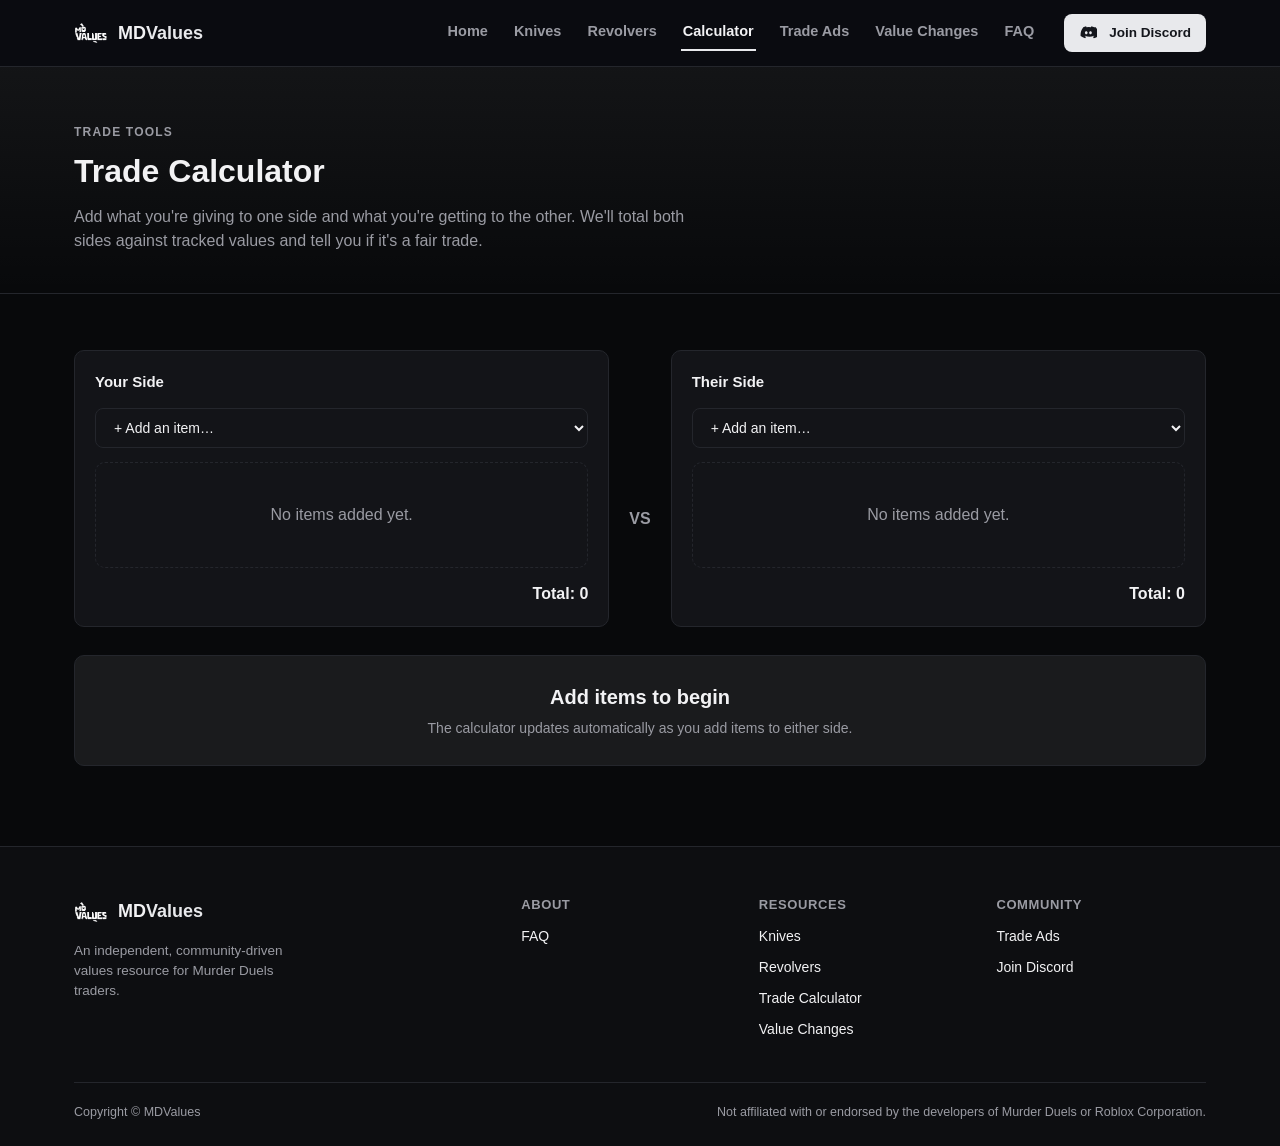
<file: calculator.html>
<!DOCTYPE html>
<html lang="en">
<head>
<meta charset="UTF-8">
<meta name="viewport" content="width=device-width, initial-scale=1.0">
<title>Trade Calculator — MDValues</title>
<meta name="description" content="Weigh both sides of a Murder Duels trade against current tracked values.">
<link rel="stylesheet" href="style.css">
</head>
<body>
<header class="site-header">
  <nav class="nav">
    <a href="index.html" class="brand">
      <img class="brand-mark" src="MD_VALUES.png" alt="Murder Duels logo">
      <span class="brand-name">MD<span class="accent">Values</span></span>
    </a>
    <button class="nav-toggle">Menu</button>
    <div class="nav-links">
      <a href="index.html">Home</a>
      <a href="knives.html">Knives</a>
      <a href="revolvers.html">Revolvers</a>
      <a href="calculator.html" class="active">Calculator</a>
      <a href="trade-ads.html">Trade Ads</a>
      <a href="value-changes.html">Value Changes</a>
      <a href="faq.html">FAQ</a>
    </div>
    <a href="#" class="btn btn-primary btn-sm nav-cta" id="discord-cta-nav"></a>
  </nav>
</header>
<section class="page-hero">
  <div class="container">
    <p class="eyebrow">Trade Tools</p>
    <h1>Trade Calculator</h1>
    <p>Add what you're giving to one side and what you're getting to the other. We'll total both sides against tracked values and tell you if it's a fair trade.</p>
  </div>
</section>
<section class="block">
  <div class="container">
    <div class="calc-grid">
      <div class="calc-side">
        <h3>Your Side</h3>
        <select class="calc-select" id="pick-a"></select>
        <div class="calc-picker" id="list-a"></div>
        <div class="calc-total">Total: <span id="total-a">0</span></div>
      </div>
      <div class="calc-vs">VS</div>
      <div class="calc-side">
        <h3>Their Side</h3>
        <select class="calc-select" id="pick-b"></select>
        <div class="calc-picker" id="list-b"></div>
        <div class="calc-total">Total: <span id="total-b">0</span></div>
      </div>
    </div>
    <div class="verdict fair" id="verdict">
      <div class="verdict-title" id="verdict-title">Add items to begin</div>
      <div class="verdict-sub" id="verdict-sub">The calculator updates automatically as you add items to either side.</div>
    </div>
  </div>
</section>
<footer class="site-footer">
  <div class="container">
    <div class="footer-grid">
      <div class="footer-brand">
        <a href="index.html" class="brand">
          <img class="brand-mark" src="MD_VALUES.png" alt="Murder Duels logo">
          <span class="brand-name">MD<span class="accent">Values</span></span>
        </a>
        <p>An independent, community-driven values resource for Murder Duels traders.</p>
      </div>
      <div class="footer-col">
        <h4>About</h4>
        <a href="faq.html">FAQ</a>
      </div>
      <div class="footer-col">
        <h4>Resources</h4>
        <a href="knives.html">Knives</a>
        <a href="revolvers.html">Revolvers</a>
        <a href="calculator.html">Trade Calculator</a>
        <a href="value-changes.html">Value Changes</a>
      </div>
      <div class="footer-col">
        <h4>Community</h4>
        <a href="trade-ads.html">Trade Ads</a>
        <a href="#" id="discord-cta-footer">Join Discord</a>
      </div>
    </div>
    <div class="footer-bottom">
      <span>Copyright © MDValues</span>
      <span>Not affiliated with or endorsed by the developers of Murder Duels or Roblox Corporation.</span>
    </div>
  </div>
</footer>
<script src="data.js"></script>
<script src="app.js"></script>
<script>
  const discordInvite = "https://discord.gg/aqRGHdgxYh";
  ["discord-cta-nav", "discord-cta-footer"].forEach(id => {
    const el = document.getElementById(id);
    el.href = discordInvite;
    el.target = "_blank";
    el.rel = "noopener noreferrer";
    if (id !== "discord-cta-footer") {
        el.innerHTML = discordIcon() + " Join Discord";
    } else {
        el.textContent = "Join Discord";
    }
  });
</script>
<script>
  const sideA = [];
  const sideB = [];
  function populateSelect(sel) {
    sel.innerHTML = `<option value="">+ Add an item…</option>` +
      ITEMS.slice().sort((a,b)=>a.name.localeCompare(b.name)).map(i => `<option value="${i.id}">${i.name} (${i.rarity} — ${fmt(i.value)})</option>`).join("");
  }
  populateSelect(document.getElementById("pick-a"));
  populateSelect(document.getElementById("pick-b"));
  function renderSide(list, listEl, totalEl) {
    if (!list.length) {
      listEl.innerHTML = `<div class="empty-state">No items added yet.</div>`;
    } else {
      listEl.innerHTML = list.map((id, idx) => {
        const item = getItem(id);
        return `<div class="calc-item-row">
          <span>${item.name} <span style="color:var(--text-dim)">— ${fmt(item.value)}</span></span>
          <button class="rm" data-idx="${idx}">✕</button>
        </div>`;
      }).join("");
    }
    const total = list.reduce((sum, id) => sum + getItem(id).value, 0);
    totalEl.textContent = fmt(total);
    return total;
  }
  function update() {
    const totalA = renderSide(sideA, document.getElementById("list-a"), document.getElementById("total-a"));
    const totalB = renderSide(sideB, document.getElementById("list-b"), document.getElementById("total-b"));
    updateVerdict(totalA, totalB);
    document.querySelectorAll("#list-a .rm").forEach(btn => btn.addEventListener("click", () => { sideA.splice(+btn.dataset.idx, 1); update(); }));
    document.querySelectorAll("#list-b .rm").forEach(btn => btn.addEventListener("click", () => { sideB.splice(+btn.dataset.idx, 1); update(); }));
  }
  function updateVerdict(totalA, totalB) {
    const verdictEl = document.getElementById("verdict");
    const titleEl = document.getElementById("verdict-title");
    const subEl = document.getElementById("verdict-sub");
    if (totalA === 0 && totalB === 0) {
      verdictEl.className = "verdict fair";
      titleEl.textContent = "Add items to begin";
      subEl.textContent = "The calculator updates automatically as you add items to either side.";
      return;
    }
    const diff = totalB - totalA;
    const base = Math.max(totalA, totalB, 1);
    const pct = Math.abs(diff) / base * 100;
    if (pct <= 5) {
      verdictEl.className = "verdict fair";
      titleEl.textContent = "Fair Trade";
      subEl.textContent = `Both sides are within ${pct.toFixed(1)}% of each other.`;
    } else if (diff > 0) {
      verdictEl.className = "verdict under";
      titleEl.textContent = "You're Underpaying";
      subEl.textContent = `Their side is worth ${fmt(diff)} more (${pct.toFixed(1)}% difference). They may want an add-on.`;
    } else {
      verdictEl.className = "verdict over";
      titleEl.textContent = "You're Overpaying";
      subEl.textContent = `Your side is worth ${fmt(Math.abs(diff))} more (${pct.toFixed(1)}% difference). Consider asking for an add-on.`;
    }
  }
  document.getElementById("pick-a").addEventListener("change", (e) => {
    if (e.target.value) { sideA.push(e.target.value); e.target.value = ""; update(); }
  });
  document.getElementById("pick-b").addEventListener("change", (e) => {
    if (e.target.value) { sideB.push(e.target.value); e.target.value = ""; update(); }
  });
  update();
</script>
</body>
</html>
</file>
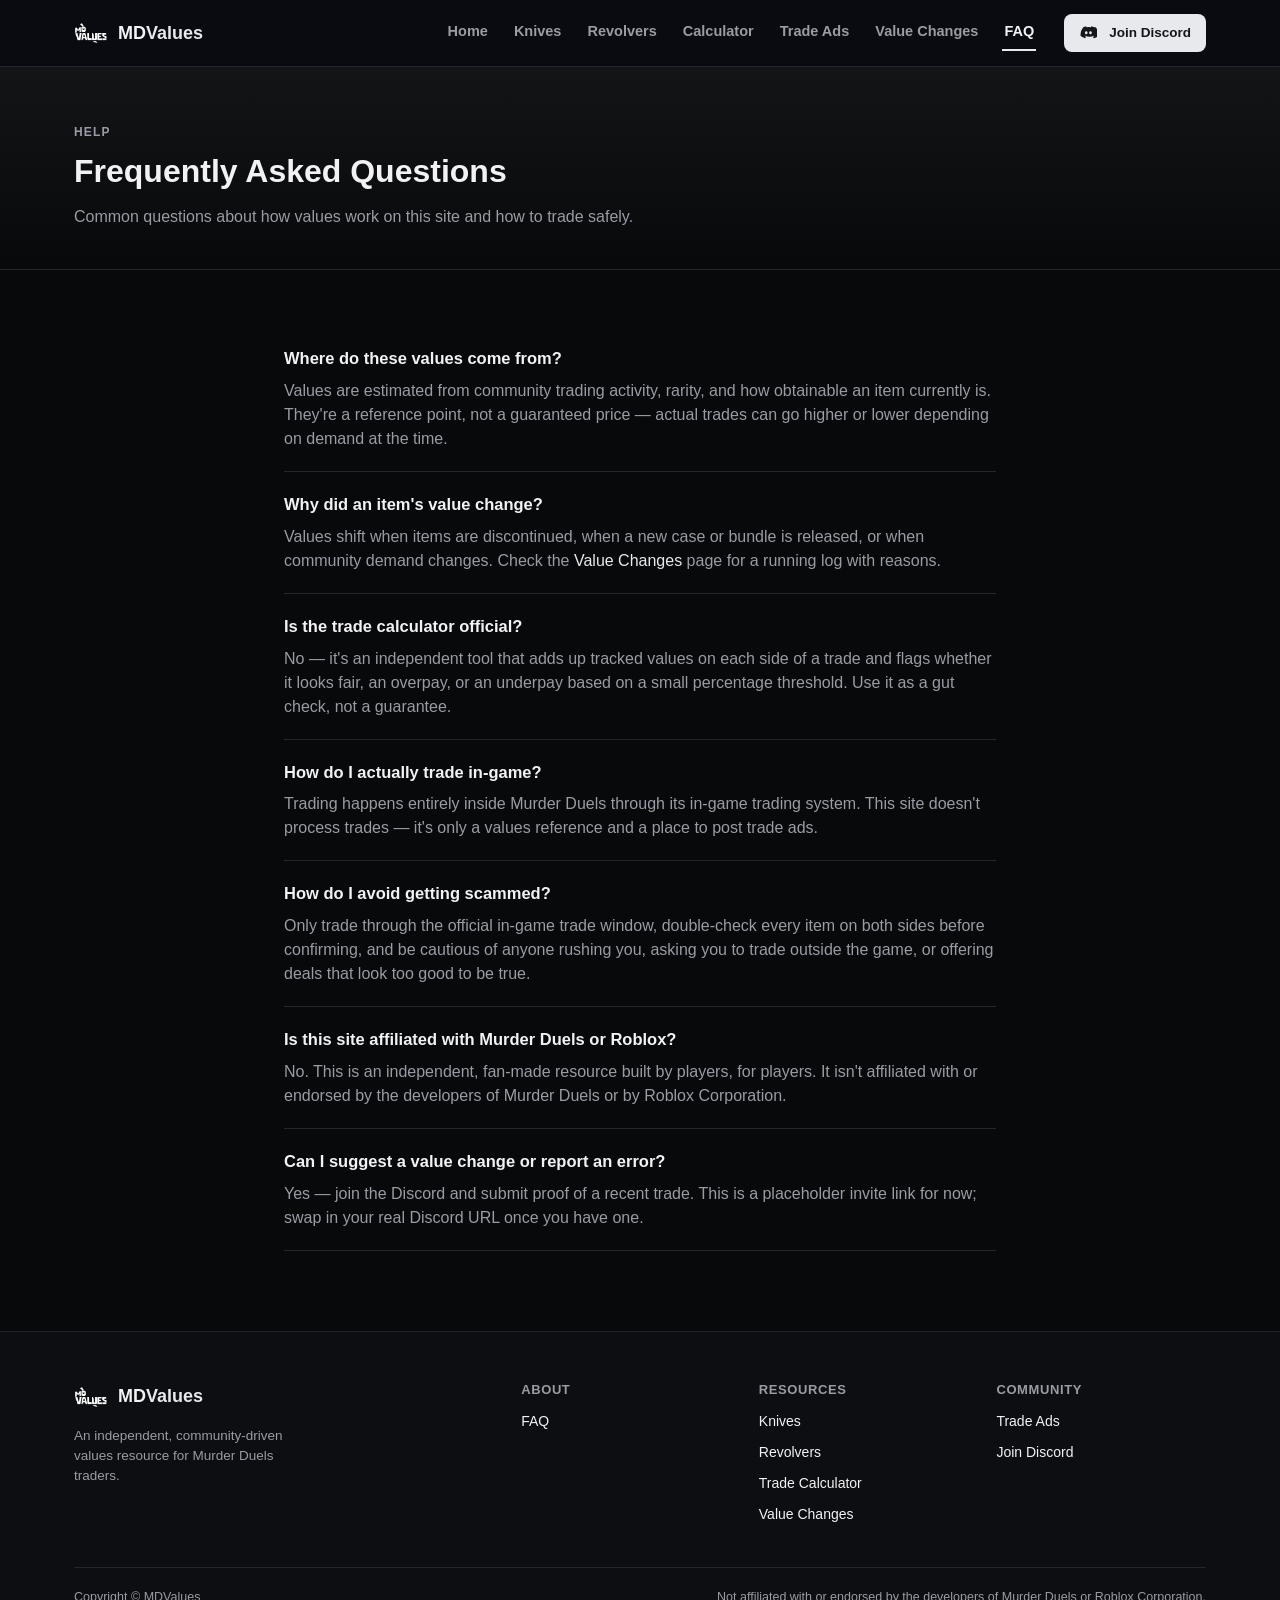
<file: faq.html>
<!DOCTYPE html>
<html lang="en">
<head>
<meta charset="UTF-8">
<meta name="viewport" content="width=device-width, initial-scale=1.0">
<title>FAQ — MDValues</title>
<meta name="description" content="Frequently asked questions about Murder Duels item values and trading.">
<link rel="stylesheet" href="style.css">
</head>
<body>
<header class="site-header">
  <nav class="nav">
    <a href="index.html" class="brand">
      <img class="brand-mark" src="MD_VALUES.png" alt="Murder Duels logo">
      <span class="brand-name">MD<span class="accent">Values</span></span>
    </a>
    <button class="nav-toggle">Menu</button>
    <div class="nav-links">
      <a href="index.html">Home</a>
      <a href="knives.html">Knives</a>
      <a href="revolvers.html">Revolvers</a>
      <a href="calculator.html">Calculator</a>
      <a href="trade-ads.html">Trade Ads</a>
      <a href="value-changes.html">Value Changes</a>
      <a href="faq.html" class="active">FAQ</a>
    </div>
    <a href="#" class="btn btn-primary btn-sm nav-cta" id="discord-cta-nav"></a>
  </nav>
</header>
<section class="page-hero">
  <div class="container">
    <p class="eyebrow">Help</p>
    <h1>Frequently Asked Questions</h1>
    <p>Common questions about how values work on this site and how to trade safely.</p>
  </div>
</section>
<section class="block">
  <div class="container" style="max-width:760px">
    <div class="faq-item">
      <h3>Where do these values come from?</h3>
      <p>Values are estimated from community trading activity, rarity, and how obtainable an item currently is. They're a reference point, not a guaranteed price — actual trades can go higher or lower depending on demand at the time.</p>
    </div>
    <div class="faq-item">
      <h3>Why did an item's value change?</h3>
      <p>Values shift when items are discontinued, when a new case or bundle is released, or when community demand changes. Check the <a href="value-changes.html" style="color:var(--accent)">Value Changes</a> page for a running log with reasons.</p>
    </div>
    <div class="faq-item">
      <h3>Is the trade calculator official?</h3>
      <p>No — it's an independent tool that adds up tracked values on each side of a trade and flags whether it looks fair, an overpay, or an underpay based on a small percentage threshold. Use it as a gut check, not a guarantee.</p>
    </div>
    <div class="faq-item">
      <h3>How do I actually trade in-game?</h3>
      <p>Trading happens entirely inside Murder Duels through its in-game trading system. This site doesn't process trades — it's only a values reference and a place to post trade ads.</p>
    </div>
    <div class="faq-item">
      <h3>How do I avoid getting scammed?</h3>
      <p>Only trade through the official in-game trade window, double-check every item on both sides before confirming, and be cautious of anyone rushing you, asking you to trade outside the game, or offering deals that look too good to be true.</p>
    </div>
    <div class="faq-item">
      <h3>Is this site affiliated with Murder Duels or Roblox?</h3>
      <p>No. This is an independent, fan-made resource built by players, for players. It isn't affiliated with or endorsed by the developers of Murder Duels or by Roblox Corporation.</p>
    </div>
    <div class="faq-item">
      <h3>Can I suggest a value change or report an error?</h3>
      <p>Yes — join the Discord and submit proof of a recent trade. This is a placeholder invite link for now; swap in your real Discord URL once you have one.</p>
    </div>
  </div>
</section>
<footer class="site-footer">
  <div class="container">
    <div class="footer-grid">
      <div class="footer-brand">
        <a href="index.html" class="brand">
          <img class="brand-mark" src="MD_VALUES.png" alt="Murder Duels logo">
          <span class="brand-name">MD<span class="accent">Values</span></span>
        </a>
        <p>An independent, community-driven values resource for Murder Duels traders.</p>
      </div>
      <div class="footer-col">
        <h4>About</h4>
        <a href="faq.html">FAQ</a>
      </div>
      <div class="footer-col">
        <h4>Resources</h4>
        <a href="knives.html">Knives</a>
        <a href="revolvers.html">Revolvers</a>
        <a href="calculator.html">Trade Calculator</a>
        <a href="value-changes.html">Value Changes</a>
      </div>
      <div class="footer-col">
        <h4>Community</h4>
        <a href="trade-ads.html">Trade Ads</a>
        <a href="#" id="discord-cta-footer">Join Discord</a>
      </div>
    </div>
    <div class="footer-bottom">
      <span>Copyright © MDValues</span>
      <span>Not affiliated with or endorsed by the developers of Murder Duels or Roblox Corporation.</span>
    </div>
  </div>
</footer>
<script src="data.js"></script>
<script src="app.js"></script>
<script>
  const discordInvite = "https://discord.gg/aqRGHdgxYh";
  ["discord-cta-nav", "discord-cta-footer"].forEach(id => {
    const el = document.getElementById(id);
    el.href = discordInvite;
    el.target = "_blank";
    el.rel = "noopener noreferrer";
    if (id !== "discord-cta-footer") {
        el.innerHTML = discordIcon() + " Join Discord";
    } else {
        el.textContent = "Join Discord";
    }
  });
</script>
</body>
</html>
</file>
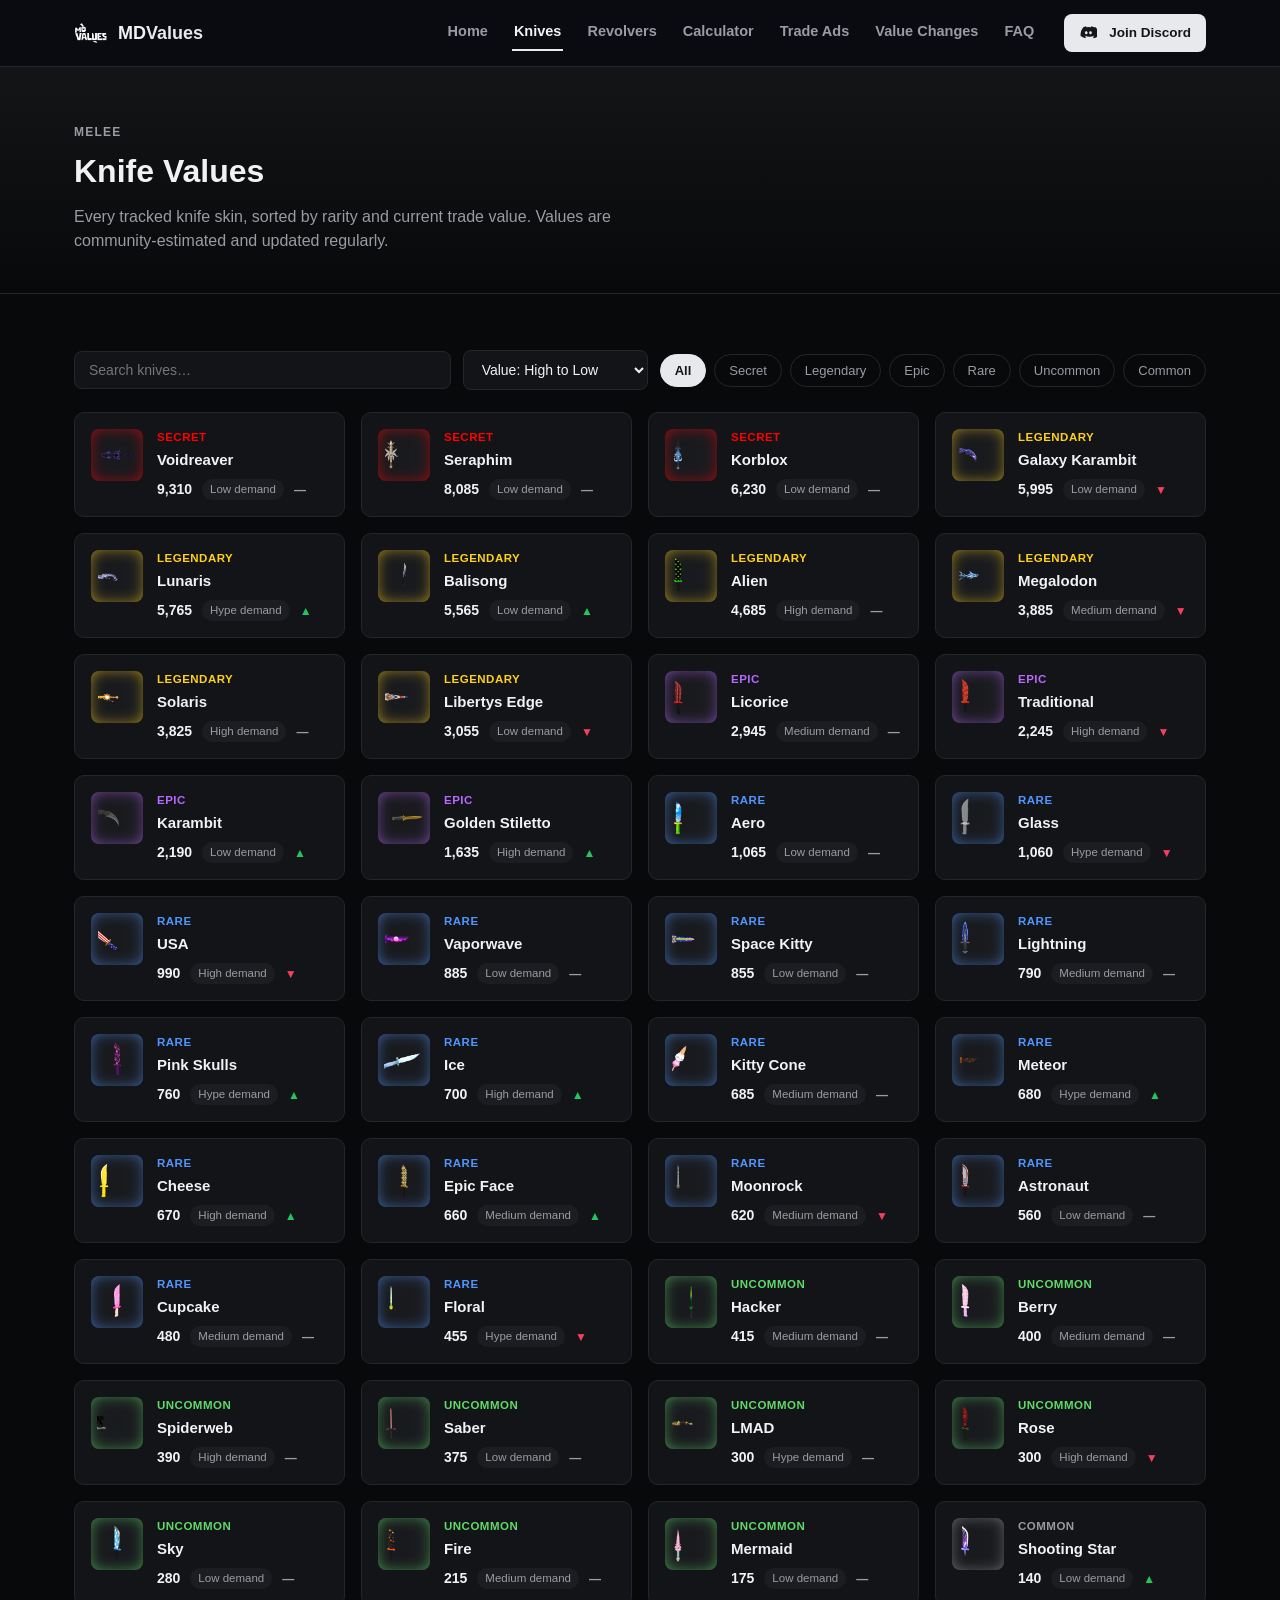
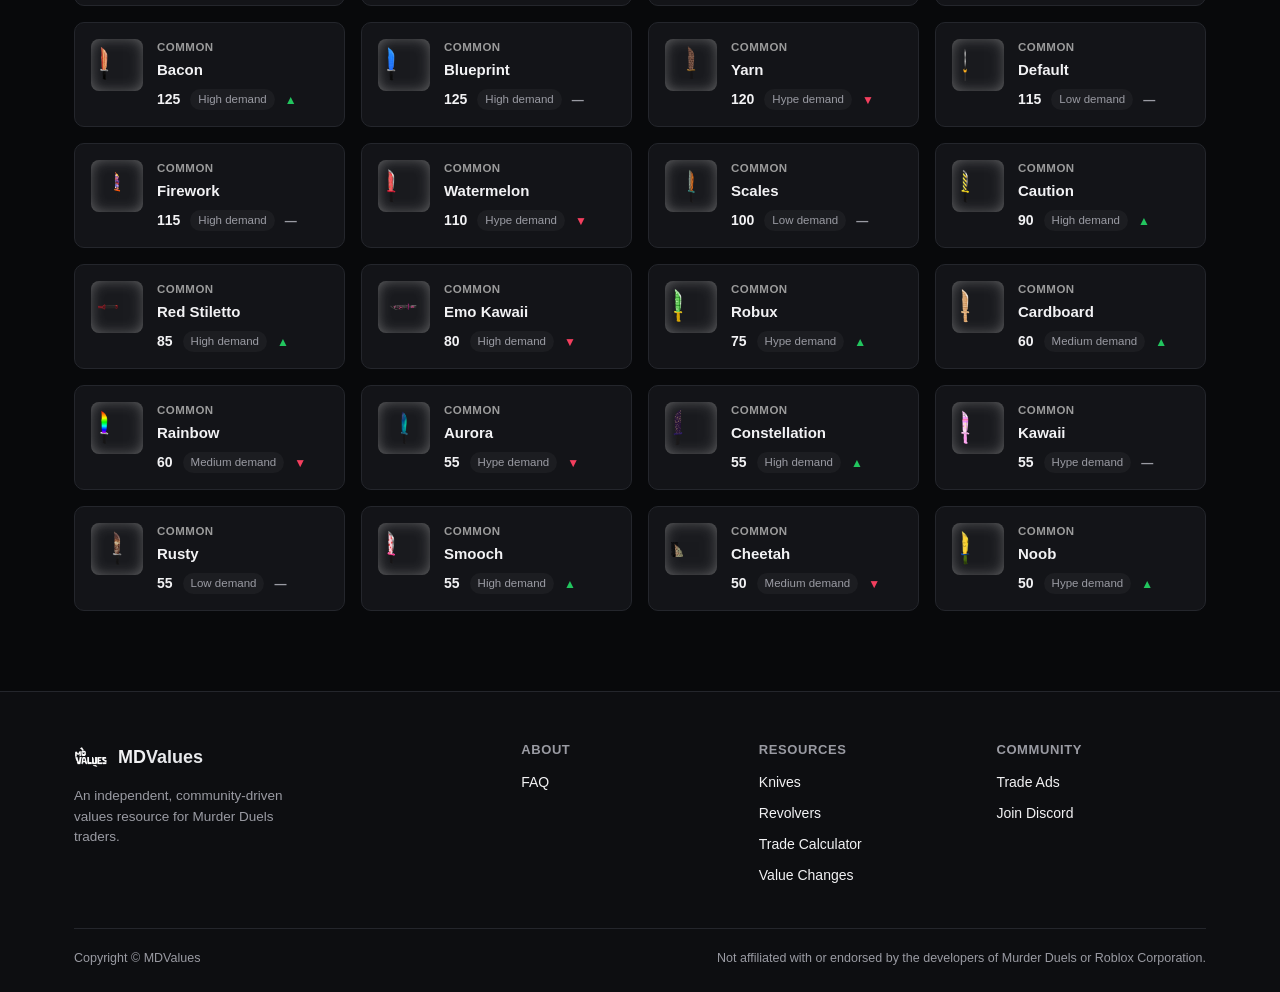
<file: knives.html>
<!DOCTYPE html>
<html lang="en">
<head>
<meta charset="UTF-8">
<meta name="viewport" content="width=device-width, initial-scale=1.0">
<title>Knife Values — MDValues</title>
<meta name="description" content="Full trade value list for every knife skin in Murder Duels.">
<link rel="stylesheet" href="style.css">
</head>
<body>
<header class="site-header">
  <nav class="nav">
    <a href="index.html" class="brand">
      <img class="brand-mark" src="MD_VALUES.png" alt="Murder Duels logo">
      <span class="brand-name">MD<span class="accent">Values</span></span>
    </a>
    <button class="nav-toggle">Menu</button>
    <div class="nav-links">
      <a href="index.html">Home</a>
      <a href="knives.html" class="active">Knives</a>
      <a href="revolvers.html">Revolvers</a>
      <a href="calculator.html">Calculator</a>
      <a href="trade-ads.html">Trade Ads</a>
      <a href="value-changes.html">Value Changes</a>
      <a href="faq.html">FAQ</a>
    </div>
    <a href="#" class="btn btn-primary btn-sm nav-cta" id="discord-cta-nav"></a>
  </nav>
</header>
<section class="page-hero">
  <div class="container">
    <p class="eyebrow">Melee</p>
    <h1>Knife Values</h1>
    <p>Every tracked knife skin, sorted by rarity and current trade value. Values are community-estimated and updated regularly.</p>
  </div>
</section>
<section class="block">
  <div class="container">
    <div class="filter-bar">
      <input type="search" id="search" placeholder="Search knives…">
      <select id="sort">
        <option value="value-desc">Value: High to Low</option>
        <option value="value-asc">Value: Low to High</option>
        <option value="name-asc">Name: A–Z</option>
        <option value="demand-desc">Demand: High to Low</option>
      </select>
      <div class="chip-group" id="rarity-chips"></div>
    </div>
    <div class="grid" id="item-grid"></div>
  </div>
</section>
<footer class="site-footer">
  <div class="container">
    <div class="footer-grid">
      <div class="footer-brand">
        <a href="index.html" class="brand">
          <img class="brand-mark" src="MD_VALUES.png" alt="Murder Duels logo">
          <span class="brand-name">MD<span class="accent">Values</span></span>
        </a>
        <p>An independent, community-driven values resource for Murder Duels traders.</p>
      </div>
      <div class="footer-col">
        <h4>About</h4>
        <a href="faq.html">FAQ</a>
      </div>
      <div class="footer-col">
        <h4>Resources</h4>
        <a href="knives.html">Knives</a>
        <a href="revolvers.html">Revolvers</a>
        <a href="calculator.html">Trade Calculator</a>
        <a href="value-changes.html">Value Changes</a>
      </div>
      <div class="footer-col">
        <h4>Community</h4>
        <a href="trade-ads.html">Trade Ads</a>
        <a href="#" id="discord-cta-footer">Join Discord</a>
      </div>
    </div>
    <div class="footer-bottom">
      <span>Copyright © MDValues</span>
      <span>Not affiliated with or endorsed by the developers of Murder Duels or Roblox Corporation.</span>
    </div>
  </div>
</footer>
<script src="data.js"></script>
<script src="app.js"></script>
<script>
  ["discord-cta-nav", "discord-cta-footer"].forEach(id => {
    const el = document.getElementById(id);
    if (id !== "discord-cta-footer") el.innerHTML = discordIcon() + " Join Discord";
    else el.textContent = "Join Discord";
  });
</script>
<script>
  const state = { q: "", rarity: "All", sort: "value-desc" };
  const grid = document.getElementById("item-grid");
  function buildChips() {
    const wrap = document.getElementById("rarity-chips");
    const all = ["All", ...RARITY_ORDER];
    wrap.innerHTML = all.map(r => `<span class="chip ${r === state.rarity ? "active" : ""}" data-r="${r}">${r}</span>`).join("");
    wrap.querySelectorAll(".chip").forEach(chip => {
      chip.addEventListener("click", () => {
        state.rarity = chip.dataset.r;
        buildChips();
        apply();
      });
    });
  }
  function apply() {
    let list = knives().filter(i => i.name.toLowerCase().includes(state.q.toLowerCase()));
    if (state.rarity !== "All") list = list.filter(i => i.rarity === state.rarity);
    switch (state.sort) {
      case "value-asc": list.sort((a,b) => a.value - b.value); break;
      case "name-asc": list.sort((a,b) => a.name.localeCompare(b.name)); break;
      case "demand-desc": list.sort((a,b) => b.demand - a.demand); break;
      default: list.sort((a,b) => b.value - a.value);
    }
    renderGrid(grid, list);
  }
  document.getElementById("search").addEventListener("input", (e) => { state.q = e.target.value; apply(); });
  document.getElementById("sort").addEventListener("change", (e) => { state.sort = e.target.value; apply(); });
  buildChips();
  apply();
</script>
</body>
</html>
</file>
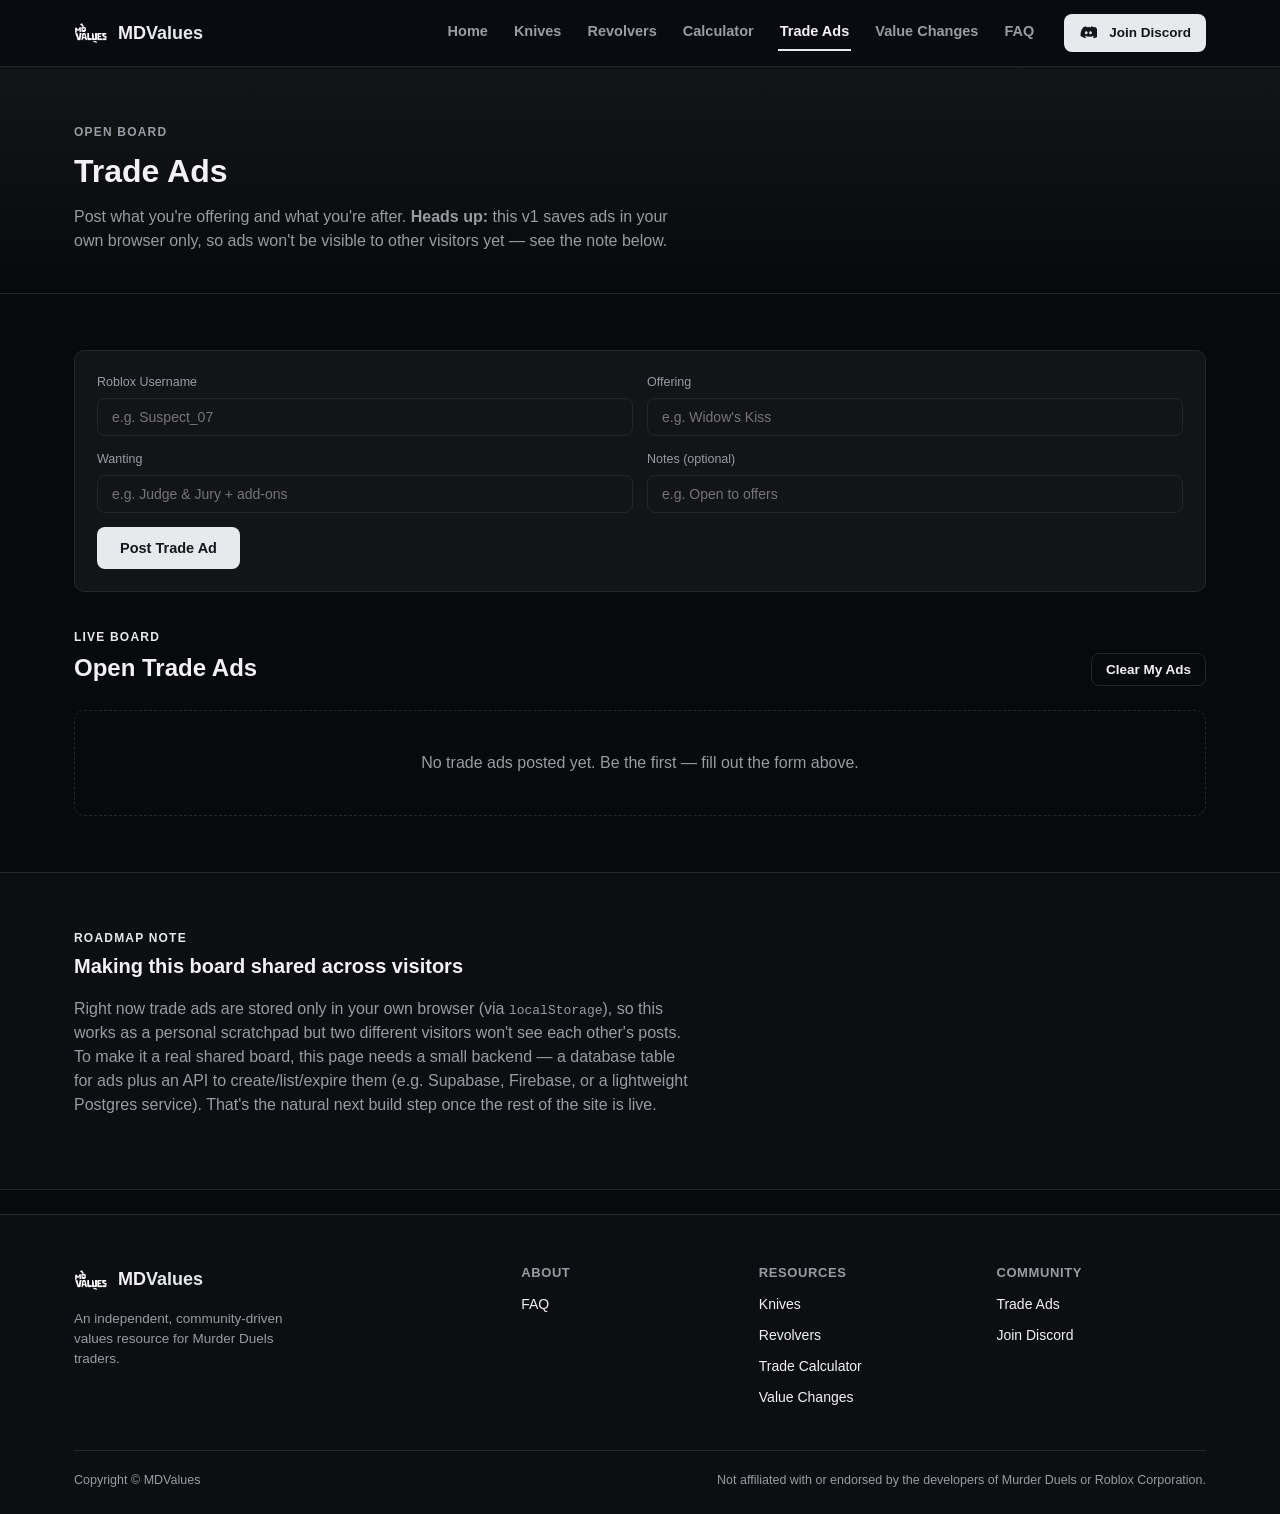
<file: trade-ads.html>
<!DOCTYPE html>
<html lang="en">
<head>
<meta charset="UTF-8">
<meta name="viewport" content="width=device-width, initial-scale=1.0">
<title>Trade Ads — MDValues</title>
<meta name="description" content="Post and browse trade ads for Murder Duels.">
<link rel="stylesheet" href="style.css">
</head>
<body>
<header class="site-header">
  <nav class="nav">
    <a href="index.html" class="brand">
      <img class="brand-mark" src="MD_VALUES.png" alt="Murder Duels logo">
      <span class="brand-name">MD<span class="accent">Values</span></span>
    </a>
    <button class="nav-toggle">Menu</button>
    <div class="nav-links">
      <a href="index.html">Home</a>
      <a href="knives.html">Knives</a>
      <a href="revolvers.html">Revolvers</a>
      <a href="calculator.html">Calculator</a>
      <a href="trade-ads.html" class="active">Trade Ads</a>
      <a href="value-changes.html">Value Changes</a>
      <a href="faq.html">FAQ</a>
    </div>
    <a href="#" class="btn btn-primary btn-sm nav-cta" id="discord-cta-nav"></a>
  </nav>
</header>
<section class="page-hero">
  <div class="container">
    <p class="eyebrow">Open Board</p>
    <h1>Trade Ads</h1>
    <p>Post what you're offering and what you're after. <strong>Heads up:</strong> this v1 saves ads in your own browser only, so ads won't be visible to other visitors yet — see the note below.</p>
  </div>
</section>
<section class="block">
  <div class="container">
    <div class="ad-form">
      <div class="row">
        <div>
          <label for="f-user">Roblox Username</label>
          <input id="f-user" type="text" placeholder="e.g. Suspect_07" maxlength="40">
        </div>
        <div>
          <label for="f-offering">Offering</label>
          <input id="f-offering" type="text" placeholder="e.g. Widow's Kiss" maxlength="120">
        </div>
      </div>
      <div class="row">
        <div>
          <label for="f-wanting">Wanting</label>
          <input id="f-wanting" type="text" placeholder="e.g. Judge & Jury + add-ons" maxlength="120">
        </div>
        <div>
          <label for="f-notes">Notes (optional)</label>
          <input id="f-notes" type="text" placeholder="e.g. Open to offers" maxlength="140">
        </div>
      </div>
      <button class="btn btn-primary" id="post-btn" type="button">Post Trade Ad</button>
    </div>
    <div class="section-head">
      <div>
        <p class="eyebrow">Live Board</p>
        <h2>Open Trade Ads</h2>
      </div>
      <button class="btn btn-ghost btn-sm" id="clear-btn" type="button">Clear My Ads</button>
    </div>
    <div id="ad-list"></div>
  </div>
</section>
<section class="block alt">
  <div class="container">
    <p class="eyebrow">Roadmap Note</p>
    <h2 style="font-size:20px;margin:0 0 10px">Making this board shared across visitors</h2>
    <p style="color:var(--text-dim);max-width:70ch">Right now trade ads are stored only in your own browser (via <code>localStorage</code>), so this works as a personal scratchpad but two different visitors won't see each other's posts. To make it a real shared board, this page needs a small backend — a database table for ads plus an API to create/list/expire them (e.g. Supabase, Firebase, or a lightweight Postgres service). That's the natural next build step once the rest of the site is live.</p>
  </div>
</section>
<footer class="site-footer">
  <div class="container">
    <div class="footer-grid">
      <div class="footer-brand">
        <a href="index.html" class="brand">
          <img class="brand-mark" src="MD_VALUES.png" alt="Murder Duels logo">
          <span class="brand-name">MD<span class="accent">Values</span></span>
        </a>
        <p>An independent, community-driven values resource for Murder Duels traders.</p>
      </div>
      <div class="footer-col">
        <h4>About</h4>
        <a href="faq.html">FAQ</a>
      </div>
      <div class="footer-col">
        <h4>Resources</h4>
        <a href="knives.html">Knives</a>
        <a href="revolvers.html">Revolvers</a>
        <a href="calculator.html">Trade Calculator</a>
        <a href="value-changes.html">Value Changes</a>
      </div>
      <div class="footer-col">
        <h4>Community</h4>
        <a href="trade-ads.html">Trade Ads</a>
        <a href="#" id="discord-cta-footer">Join Discord</a>
      </div>
    </div>
    <div class="footer-bottom">
      <span>Copyright © MDValues</span>
      <span>Not affiliated with or endorsed by the developers of Murder Duels or Roblox Corporation.</span>
    </div>
  </div>
</footer>
<script src="data.js"></script>
<script src="app.js"></script>
<script>
  ["discord-cta-nav", "discord-cta-footer"].forEach(id => {
    const el = document.getElementById(id);
    if (id !== "discord-cta-footer") el.innerHTML = discordIcon() + " Join Discord";
    else el.textContent = "Join Discord";
  });
</script>
<script>
  const STORAGE_KEY = "md_trade_ads_v1";
  function loadAds() {
    try {
      const raw = localStorage.getItem(STORAGE_KEY);
      return raw ? JSON.parse(raw) : [];
    } catch (e) {
      return [];
    }
  }
  function saveAds(ads) {
    localStorage.setItem(STORAGE_KEY, JSON.stringify(ads));
  }
  function renderAds() {
    const ads = loadAds();
    const listEl = document.getElementById("ad-list");
    if (!ads.length) {
      listEl.innerHTML = `<div class="empty-state">No trade ads posted yet. Be the first — fill out the form above.</div>`;
      return;
    }
    listEl.innerHTML = ads.slice().reverse().map(ad => `
      <div class="ad-card">
        <div class="ad-card-top">
          <span>${ad.user || "Anonymous"}</span>
          <span>${new Date(ad.ts).toLocaleString()}</span>
        </div>
        <div class="ad-card-body">
          <strong>Offering:</strong> ${escapeHtml(ad.offering)}<br>
          <strong>Wanting:</strong> ${escapeHtml(ad.wanting)}
          ${ad.notes ? `<br><strong>Notes:</strong> ${escapeHtml(ad.notes)}` : ""}
        </div>
      </div>
    `).join("");
  }
  function escapeHtml(str) {
    const div = document.createElement("div");
    div.textContent = str;
    return div.innerHTML;
  }
  document.getElementById("post-btn").addEventListener("click", () => {
    const offering = document.getElementById("f-offering").value.trim();
    const wanting = document.getElementById("f-wanting").value.trim();
    if (!offering || !wanting) {
      alert("Fill in at least what you're offering and what you're wanting.");
      return;
    }
    const ads = loadAds();
    ads.push({
      user: document.getElementById("f-user").value.trim(),
      offering,
      wanting,
      notes: document.getElementById("f-notes").value.trim(),
      ts: Date.now(),
    });
    saveAds(ads);
    ["f-user", "f-offering", "f-wanting", "f-notes"].forEach(id => document.getElementById(id).value = "");
    renderAds();
  });
  document.getElementById("clear-btn").addEventListener("click", () => {
    if (confirm("Clear all trade ads stored in this browser?")) {
      saveAds([]);
      renderAds();
    }
  });
  renderAds();
</script>
</body>
</html>
</file>
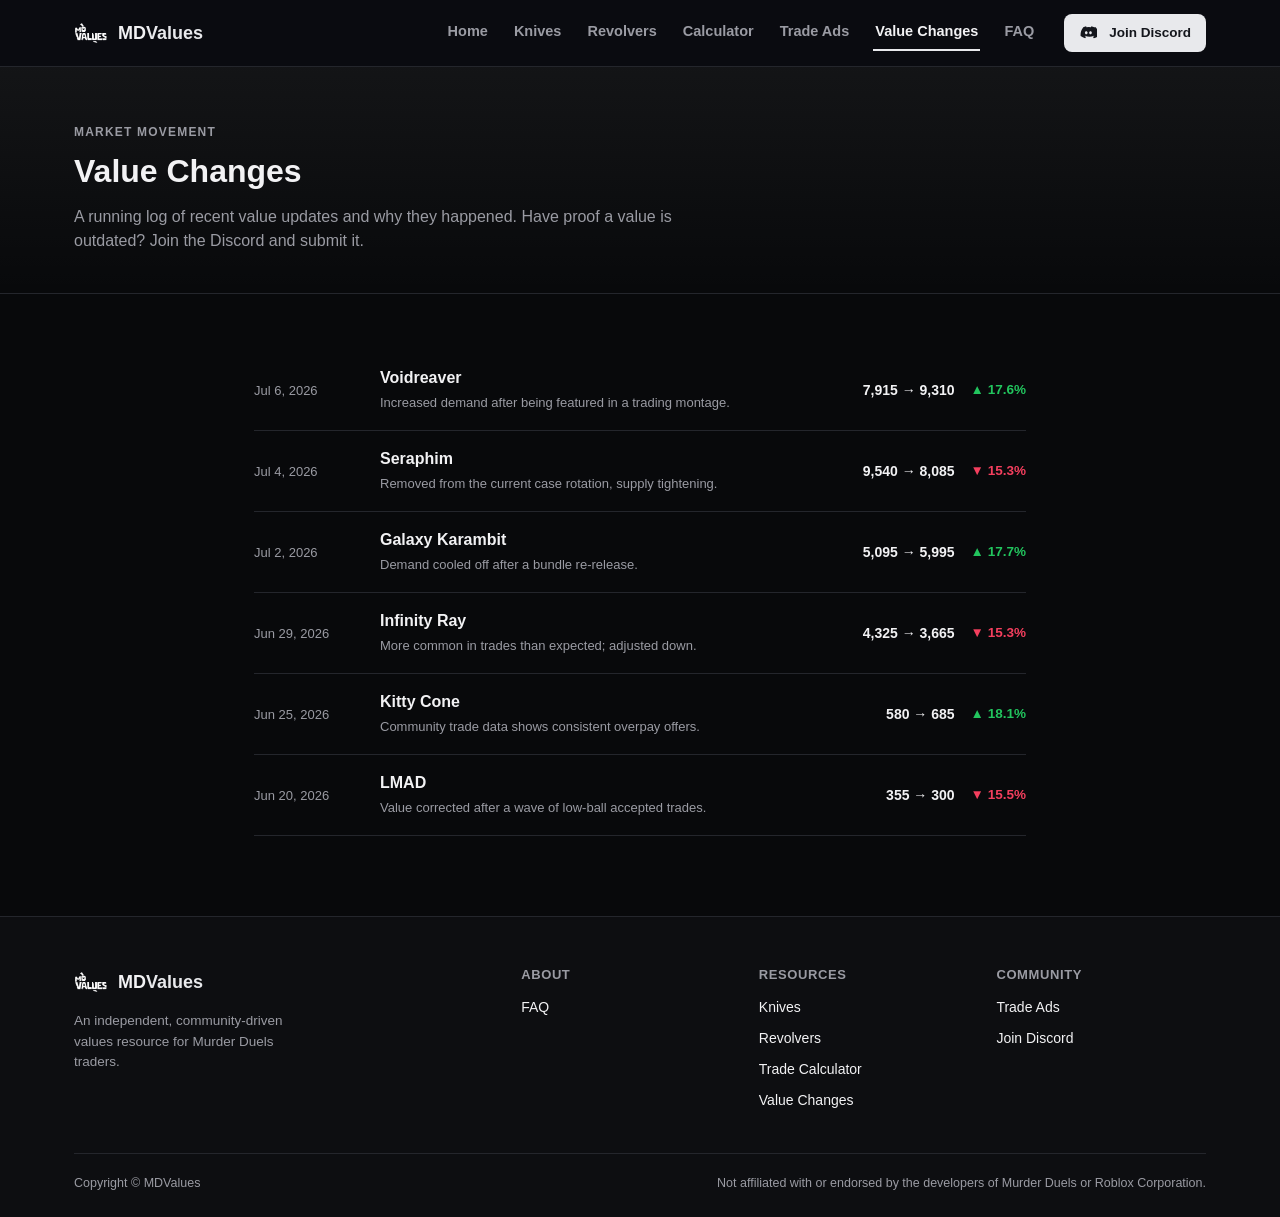
<file: value-changes.html>
<!DOCTYPE html>
<html lang="en">
<head>
<meta charset="UTF-8">
<meta name="viewport" content="width=device-width, initial-scale=1.0">
<title>Value Changes — MDValues</title>
<meta name="description" content="A running log of recent Murder Duels value changes and why they happened.">
<link rel="stylesheet" href="style.css">
</head>
<body>
<header class="site-header">
  <nav class="nav">
    <a href="index.html" class="brand">
      <img class="brand-mark" src="MD_VALUES.png" alt="Murder Duels logo">
      <span class="brand-name">MD<span class="accent">Values</span></span>
    </a>
    <button class="nav-toggle">Menu</button>
    <div class="nav-links">
      <a href="index.html">Home</a>
      <a href="knives.html">Knives</a>
      <a href="revolvers.html">Revolvers</a>
      <a href="calculator.html">Calculator</a>
      <a href="trade-ads.html">Trade Ads</a>
      <a href="value-changes.html" class="active">Value Changes</a>
      <a href="faq.html">FAQ</a>
    </div>
    <a href="#" class="btn btn-primary btn-sm nav-cta" id="discord-cta-nav"></a>
  </nav>
</header>
<section class="page-hero">
  <div class="container">
    <p class="eyebrow">Market Movement</p>
    <h1>Value Changes</h1>
    <p>A running log of recent value updates and why they happened. Have proof a value is outdated? Join the Discord and submit it.</p>
  </div>
</section>
<section class="block">
  <div class="container" style="max-width:820px">
    <div id="changes-list"></div>
  </div>
</section>
<footer class="site-footer">
  <div class="container">
    <div class="footer-grid">
      <div class="footer-brand">
        <a href="index.html" class="brand">
          <img class="brand-mark" src="MD_VALUES.png" alt="Murder Duels logo">
          <span class="brand-name">MD<span class="accent">Values</span></span>
        </a>
        <p>An independent, community-driven values resource for Murder Duels traders.</p>
      </div>
      <div class="footer-col">
        <h4>About</h4>
        <a href="faq.html">FAQ</a>
      </div>
      <div class="footer-col">
        <h4>Resources</h4>
        <a href="knives.html">Knives</a>
        <a href="revolvers.html">Revolvers</a>
        <a href="calculator.html">Trade Calculator</a>
        <a href="value-changes.html">Value Changes</a>
      </div>
      <div class="footer-col">
        <h4>Community</h4>
        <a href="trade-ads.html">Trade Ads</a>
        <a href="#" id="discord-cta-footer">Join Discord</a>
      </div>
    </div>
    <div class="footer-bottom">
      <span>Copyright © MDValues</span>
      <span>Not affiliated with or endorsed by the developers of Murder Duels or Roblox Corporation.</span>
    </div>
  </div>
</footer>
<script src="data.js"></script>
<script src="app.js"></script>
<script>
  ["discord-cta-nav", "discord-cta-footer"].forEach(id => {
    const el = document.getElementById(id);
    if (id !== "discord-cta-footer") el.innerHTML = discordIcon() + " Join Discord";
    else el.textContent = "Join Discord";
  });
</script>
<script>
  const listEl = document.getElementById("changes-list");
  listEl.innerHTML = VALUE_CHANGES.map(c => {
    const item = getItem(c.id);
    const up = c.to >= c.from;
    const pct = (((c.to - c.from) / c.from) * 100).toFixed(1);
    return `<div class="change-row">
      <span class="change-date">${c.date}</span>
      <span>
        <span class="change-name">${item.name}</span><br>
        <span class="change-reason">${c.reason}</span>
      </span>
      <span class="tag-value">${fmt(c.from)} → ${fmt(c.to)}</span>
      <span class="change-move ${up ? "up" : "down"}">${up ? "▲" : "▼"} ${Math.abs(pct)}%</span>
    </div>`;
  }).join("");
</script>
</body>
</html>
</file>
<file: style.css>
/* ---------------------------------------------------------------------------
   MDValues -- shared stylesheet
   Black / monochrome UI, in the same genre as SniperDuels / RoValue.
--------------------------------------------------------------------------- */

:root {
  --bg: #08090b;
  --bg-alt: #0d0e11;
  --panel: #131418;
  --panel-border: #24262c;
  --text: #f2f2f4;
  --text-dim: #9a9ba3;
  --accent: #e8e9ec;
  --accent-dark: #c7c8cd;
  --green: #22c55e;
  --red: #f43f5e;
  --radius: 10px;
  --container: 1180px;
}

* { box-sizing: border-box; }

html, body {
  margin: 0;
  padding: 0;
  background: var(--bg);
  color: var(--text);
  font-family: "Segoe UI", Roboto, Helvetica, Arial, sans-serif;
  line-height: 1.5;
}

a { color: inherit; text-decoration: none; }

.container {
  max-width: var(--container);
  margin: 0 auto;
  padding: 0 24px;
}

.accent { color: var(--accent); }

/* ---- Header / Nav ---- */
.site-header {
  position: sticky;
  top: 0;
  z-index: 50;
  background: rgba(11, 13, 18, 0.92);
  backdrop-filter: blur(8px);
  border-bottom: 1px solid var(--panel-border);
}

.nav {
  max-width: var(--container);
  margin: 0 auto;
  padding: 14px 24px;
  display: flex;
  align-items: center;
  gap: 28px;
}

.brand {
  display: flex;
  align-items: center;
  gap: 10px;
  font-weight: 800;
  font-size: 18px;
  margin-right: auto;
}

.brand-mark { width: 34px; height: 34px; object-fit: contain; display: block; }

.nav-links {
  display: flex;
  gap: 22px;
  align-items: center;
}

.nav-links a {
  color: var(--text-dim);
  font-size: 14.5px;
  font-weight: 600;
  padding: 6px 2px;
  border-bottom: 2px solid transparent;
  transition: color .15s, border-color .15s;
}

.nav-links a:hover,
.nav-links a.active {
  color: var(--text);
  border-bottom-color: var(--accent);
}

.nav-toggle {
  display: none;
  background: transparent;
  border: 1px solid var(--panel-border);
  color: var(--text);
  padding: 8px 12px;
  border-radius: 8px;
  font-weight: 600;
}

.nav-cta { white-space: nowrap; }

/* ---- Buttons ---- */
.btn {
  display: inline-flex;
  align-items: center;
  justify-content: center;
  gap: 6px;
  padding: 12px 22px;
  border-radius: 8px;
  font-weight: 700;
  font-size: 14.5px;
  border: 1px solid transparent;
  cursor: pointer;
  transition: transform .1s, background .15s, border-color .15s;
}

.btn:hover { transform: translateY(-1px); }

.btn-primary {
  background: var(--accent);
  color: #14161c;
}

.btn-primary:hover { background: #ffffff; }

.btn-ghost {
  background: transparent;
  color: var(--text);
  border-color: var(--panel-border);
}

.btn-ghost:hover { border-color: var(--accent); color: var(--accent); }

.btn-sm { padding: 8px 14px; font-size: 13.5px; }

/* ---- Hero ---- */
.hero {
  padding: 80px 0 56px;
  text-align: center;
  background: radial-gradient(circle at 50% 0%, rgba(232, 233, 236, 0.06), transparent 60%);
  border-bottom: 1px solid var(--panel-border);
}

.eyebrow-pill {
  display: inline-flex;
  align-items: center;
  gap: 8px;
  background: var(--panel);
  border: 1px solid var(--panel-border);
  padding: 7px 16px;
  border-radius: 999px;
  font-size: 13px;
  color: var(--text-dim);
  margin-bottom: 22px;
}

.eyebrow-pill .dot {
  width: 7px;
  height: 7px;
  border-radius: 50%;
  background: var(--green);
}

.hero h1 {
  font-size: 44px;
  max-width: 760px;
  margin: 0 auto 18px;
  font-weight: 800;
  letter-spacing: -0.5px;
}

.hero .lede {
  max-width: 620px;
  margin: 0 auto 30px;
  color: var(--text-dim);
  font-size: 17px;
}

.hero-actions {
  display: flex;
  gap: 14px;
  justify-content: center;
  margin-bottom: 18px;
}

.hero-refresh {
  font-size: 12.5px;
  color: var(--text-dim);
}

/* ---- Page hero (inner pages) ---- */
.page-hero {
  padding: 56px 0 40px;
  border-bottom: 1px solid var(--panel-border);
  background: linear-gradient(180deg, rgba(232, 233, 236, 0.05), transparent);
}

.page-hero h1 {
  font-size: 32px;
  margin: 6px 0 10px;
  font-weight: 800;
}

.page-hero p {
  color: var(--text-dim);
  max-width: 70ch;
  margin: 0;
}

.eyebrow {
  text-transform: uppercase;
  letter-spacing: 1.2px;
  font-size: 12px;
  font-weight: 700;
  color: var(--accent);
  margin: 0 0 4px;
}

/* ---- Stat strip ---- */
.stat-strip {
  border-bottom: 1px solid var(--panel-border);
  background: var(--bg-alt);
}

.stat-strip .container {
  display: grid;
  grid-template-columns: repeat(4, 1fr);
  gap: 20px;
  padding: 28px 24px;
}

.stat { text-align: center; }

.stat-value { font-size: 26px; font-weight: 800; color: var(--accent); }

.stat-label { font-size: 12.5px; color: var(--text-dim); margin-top: 4px; }

/* ---- Blocks / sections ---- */
.block { padding: 56px 0; }

.block.alt { background: var(--bg-alt); border-top: 1px solid var(--panel-border); border-bottom: 1px solid var(--panel-border); }

.section-head {
  display: flex;
  align-items: flex-end;
  justify-content: space-between;
  margin-bottom: 24px;
  gap: 16px;
}

.section-head h2 { margin: 0; font-size: 24px; font-weight: 800; }

/* ---- Item grid / cards ---- */
.grid {
  display: grid;
  grid-template-columns: repeat(4, 1fr);
  gap: 16px;
}

.item-card {
  background: var(--panel);
  border: 1px solid var(--panel-border);
  border-radius: var(--radius);
  padding: 16px;
  display: flex;
  gap: 14px;
  transition: border-color .15s, transform .15s;
}

.item-card:hover {
  border-color: var(--rarity-color, var(--accent));
  transform: translateY(-2px);
}

.item-icon-wrap {
  width: 52px;
  height: 52px;
  min-width: 52px;
  min-height: 52px;
  max-width: 52px;
  max-height: 52px;
  border-radius: 8px;
  background: rgba(255,255,255,0.03);
  display: flex;
  align-items: center;
  justify-content: center;
  flex-shrink: 0;
  overflow: hidden;
  box-shadow: 0 0 18px -6px var(--rarity-color, transparent) inset;
}

.item-icon { width: 26px; height: 26px; }

.item-icon-img {
  display: block;
  width: 100%;
  height: 100%;
  min-width: 0;
  min-height: 0;
  max-width: 100%;
  max-height: 100%;
  object-fit: contain;
  padding: 6px;
  box-sizing: border-box;
  border-radius: 8px;
}

.item-rarity { font-size: 11.5px; font-weight: 700; text-transform: uppercase; letter-spacing: .5px; }

.item-name { font-weight: 700; font-size: 15px; margin: 2px 0 8px; }

.item-meta { display: flex; align-items: center; gap: 10px; flex-wrap: wrap; }

.tag-value { font-weight: 800; color: var(--text); font-size: 14px; }

.tag-demand { font-size: 11.5px; color: var(--text-dim); background: rgba(255,255,255,0.04); padding: 2px 8px; border-radius: 999px; }

.trend { font-size: 12px; font-weight: 700; }
.trend.up { color: var(--green); }
.trend.down { color: var(--red); }
.trend.flat { color: var(--text-dim); }

/* ---- Feature grid ---- */
.feature-grid {
  display: grid;
  grid-template-columns: repeat(3, 1fr);
  gap: 18px;
}

.feature-card {
  background: var(--panel);
  border: 1px solid var(--panel-border);
  border-radius: var(--radius);
  padding: 22px;
}

.feature-icon {
  width: 40px;
  height: 40px;
  border-radius: 8px;
  background: rgba(232, 233, 236, 0.10);
  color: var(--accent);
  display: flex;
  align-items: center;
  justify-content: center;
  margin-bottom: 14px;
}

.feature-icon svg { width: 20px; height: 20px; }

.feature-card h3 { margin: 0 0 6px; font-size: 16px; }

.feature-card p { margin: 0; color: var(--text-dim); font-size: 14px; }

/* ---- CTA banner ---- */
.cta-banner {
  background: linear-gradient(135deg, rgba(232,233,236,0.14), rgba(232,233,236,0.02));
  border: 1px solid var(--panel-border);
  border-radius: 14px;
  padding: 40px;
  text-align: center;
}

.cta-banner h2 { margin: 0 0 8px; font-size: 24px; }

.cta-banner p { color: var(--text-dim); margin: 0 0 20px; }

/* ---- Filter bar ---- */
.filter-bar {
  display: flex;
  flex-wrap: wrap;
  gap: 12px;
  align-items: center;
  margin-bottom: 22px;
}

.filter-bar input[type="search"],
.filter-bar select,
.ad-form input,
.calc-select {
  background: var(--panel);
  border: 1px solid var(--panel-border);
  color: var(--text);
  padding: 10px 14px;
  border-radius: 8px;
  font-size: 14px;
}

.filter-bar input[type="search"] { flex: 1; min-width: 200px; }

.chip-group { display: flex; gap: 8px; flex-wrap: wrap; }

.chip {
  padding: 6px 14px;
  border-radius: 999px;
  border: 1px solid var(--panel-border);
  font-size: 13px;
  color: var(--text-dim);
  cursor: pointer;
}

.chip.active { background: var(--accent); color: #14161c; border-color: var(--accent); font-weight: 700; }

/* ---- Value changes ---- */
.change-row {
  display: grid;
  grid-template-columns: 110px 1fr auto auto;
  align-items: center;
  gap: 16px;
  padding: 16px 0;
  border-bottom: 1px solid var(--panel-border);
}

.change-date { color: var(--text-dim); font-size: 13px; }
.change-name { font-weight: 700; }
.change-reason { color: var(--text-dim); font-size: 13px; }
.change-move { font-weight: 800; font-size: 13.5px; }
.change-move.up { color: var(--green); }
.change-move.down { color: var(--red); }

/* ---- Trade ads ---- */
.ad-form {
  background: var(--panel);
  border: 1px solid var(--panel-border);
  border-radius: var(--radius);
  padding: 22px;
  margin-bottom: 36px;
}

.ad-form .row { display: grid; grid-template-columns: 1fr 1fr; gap: 14px; margin-bottom: 14px; }
.ad-form label { display: block; font-size: 12.5px; color: var(--text-dim); margin-bottom: 6px; }
.ad-form input { width: 100%; }

.ad-card {
  background: var(--panel);
  border: 1px solid var(--panel-border);
  border-radius: var(--radius);
  padding: 16px;
  margin-bottom: 12px;
}

.ad-card-top { display: flex; justify-content: space-between; font-size: 12.5px; color: var(--text-dim); margin-bottom: 8px; }
.ad-card-body { font-size: 14.5px; }

.empty-state {
  text-align: center;
  color: var(--text-dim);
  padding: 40px 20px;
  border: 1px dashed var(--panel-border);
  border-radius: var(--radius);
}

/* ---- FAQ ---- */
.faq-item { padding: 20px 0; border-bottom: 1px solid var(--panel-border); }
.faq-item h3 { margin: 0 0 8px; font-size: 16.5px; }
.faq-item p { margin: 0; color: var(--text-dim); }

/* ---- Calculator ---- */
.calc-grid {
  display: grid;
  grid-template-columns: 1fr auto 1fr;
  gap: 20px;
  align-items: start;
  margin-bottom: 28px;
}

.calc-side {
  background: var(--panel);
  border: 1px solid var(--panel-border);
  border-radius: var(--radius);
  padding: 20px;
}

.calc-side h3 { margin: 0 0 14px; font-size: 15px; }
.calc-select { width: 100%; margin-bottom: 14px; }

.calc-picker { min-height: 60px; margin-bottom: 14px; }

.calc-item-row {
  display: flex;
  justify-content: space-between;
  align-items: center;
  padding: 8px 0;
  border-bottom: 1px solid var(--panel-border);
  font-size: 14px;
}

.calc-item-row .rm {
  background: transparent;
  border: none;
  color: var(--red);
  cursor: pointer;
  font-size: 14px;
}

.calc-total { font-weight: 800; font-size: 16px; text-align: right; }

.calc-vs {
  align-self: center;
  font-weight: 800;
  color: var(--text-dim);
  padding-top: 60px;
}

.verdict {
  border-radius: var(--radius);
  padding: 26px;
  text-align: center;
  border: 1px solid var(--panel-border);
}

.verdict.fair { background: rgba(232, 233, 236, 0.08); }
.verdict.over { background: rgba(244, 63, 94, 0.10); }
.verdict.under { background: rgba(34, 197, 94, 0.10); }

.verdict-title { font-size: 20px; font-weight: 800; margin-bottom: 6px; }
.verdict-sub { color: var(--text-dim); font-size: 14px; }

/* ---- Footer ---- */
.site-footer {
  border-top: 1px solid var(--panel-border);
  background: var(--bg-alt);
  padding: 48px 0 24px;
  margin-top: 24px;
}

.footer-grid {
  display: grid;
  grid-template-columns: 2fr 1fr 1fr 1fr;
  gap: 28px;
  margin-bottom: 32px;
}

.footer-brand p { color: var(--text-dim); font-size: 13.5px; margin-top: 12px; max-width: 32ch; }

.footer-col h4 { font-size: 13px; text-transform: uppercase; letter-spacing: .6px; color: var(--text-dim); margin: 0 0 12px; }
.footer-col a { display: block; color: var(--text); font-size: 14px; margin-bottom: 10px; }
.footer-col a:hover { color: var(--accent); }

.footer-bottom {
  display: flex;
  justify-content: space-between;
  flex-wrap: wrap;
  gap: 8px;
  border-top: 1px solid var(--panel-border);
  padding-top: 20px;
  font-size: 12.5px;
  color: var(--text-dim);
}

/* ---- Responsive ---- */
@media (max-width: 900px) {
  .grid { grid-template-columns: repeat(2, 1fr); }
  .feature-grid { grid-template-columns: 1fr 1fr; }
  .stat-strip .container { grid-template-columns: repeat(2, 1fr); }
  .footer-grid { grid-template-columns: 1fr 1fr; }
  .calc-grid { grid-template-columns: 1fr; }
  .calc-vs { padding-top: 0; text-align: center; }
}

@media (max-width: 640px) {
  .nav-links {
    display: none;
    position: absolute;
    top: 100%;
    left: 0;
    right: 0;
    background: var(--bg);
    border-bottom: 1px solid var(--panel-border);
    flex-direction: column;
    padding: 16px 24px;
    gap: 14px;
  }
  .nav-links.open { display: flex; }
  .nav-toggle { display: block; }
  .grid { grid-template-columns: 1fr; }
  .feature-grid { grid-template-columns: 1fr; }
  .stat-strip .container { grid-template-columns: 1fr 1fr; }
  .footer-grid { grid-template-columns: 1fr; }
  .hero h1 { font-size: 30px; }
  .ad-form .row { grid-template-columns: 1fr; }
  .change-row { grid-template-columns: 1fr; text-align: left; }
}
</file>
